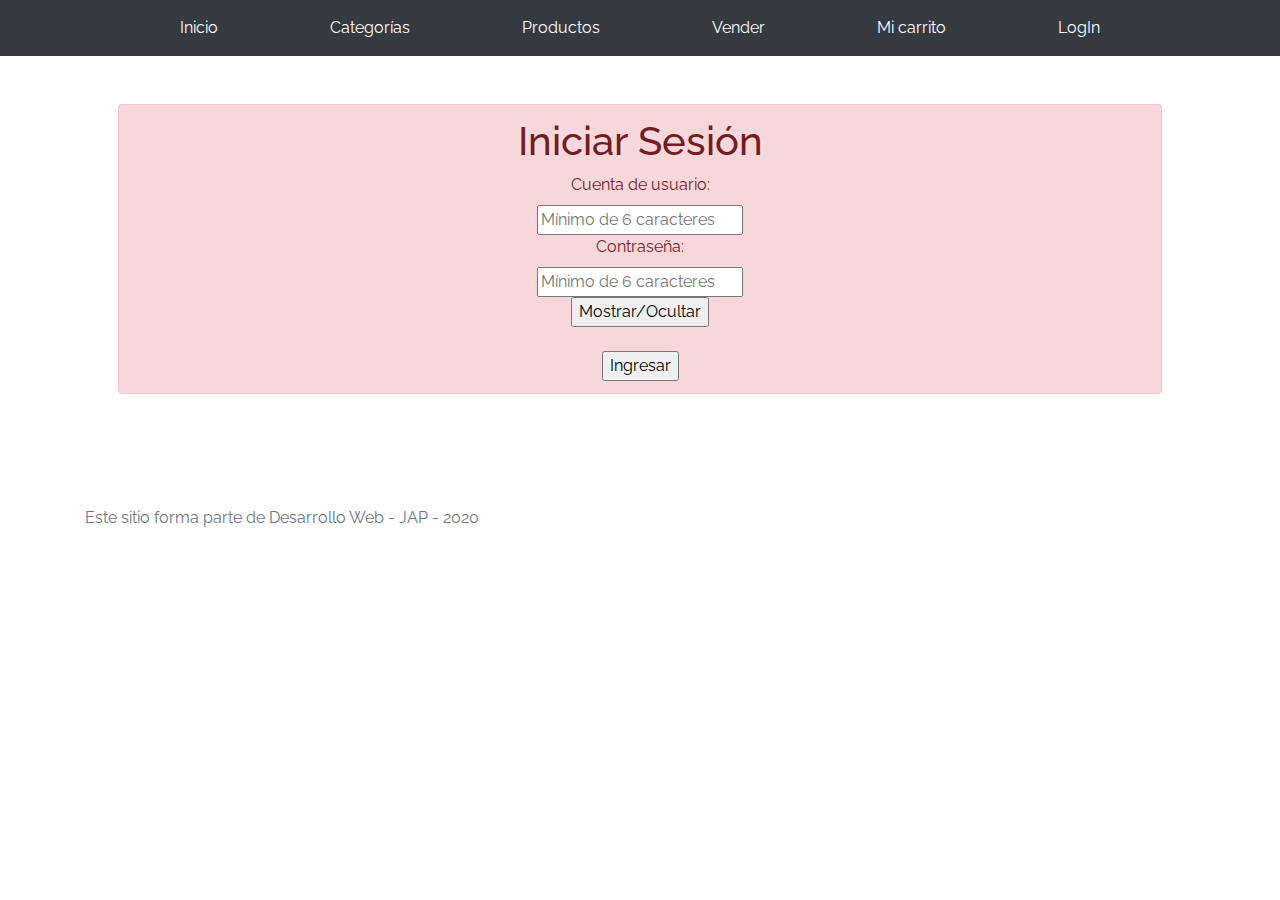
<file: index.html>
<!DOCTYPE html>
<!-- saved from url=(0049)https://getbootstrap.com/docs/4.3/examples/album/ -->
<html lang="en">
  <head>
    <meta http-equiv="Content-Type" content="text/html; charset=UTF-8">
    <meta name="viewport" content="width=device-width, initial-scale=1, shrink-to-fit=no">
    <meta name="description" content="">
    <title>eMercado - Todo lo que busques está aquí</title>

    <link rel="canonical" href="https://getbootstrap.com/docs/4.3/examples/album/">
    <link href="https://fonts.googleapis.com/css?family=Raleway:300,300i,400,400i,700,700i,900,900i" rel="stylesheet">
    <!-- Bootstrap core CSS -->
    <link href="css/bootstrap.min.css" rel="stylesheet">
    <link href="css/styles.css" rel="stylesheet">
  </head>

<body>
  <nav class="navbar navbar-expand-md site-header sticky-top navbar-dark bg-dark py-2" id="navbar">
  </nav>
  <div class="container p-5">
    <div class="alert alert-danger text-center" style="position: relative; width:auto; top: 0;">
      <h1>Iniciar Sesión</h1>
      <form id="login">
        <label for="userlog">Cuenta de usuario:</label><br>
        <input type="text" placeholder="Mínimo de 6 caracteres" id="userlog"><br>
        <label for="passwordlog">Contraseña:</label><br>
        <input type="password" placeholder="Mínimo de 6 caracteres" id="passwordlog"><br>
        <input type="submit" value="Mostrar/Ocultar" id="buttonpasswordtext"><br><br>
        <input type="submit" value="Ingresar" id="button">
      </form>
    </div>
  </div>
  <footer class="text-muted">
    <div class="container">
      <p>Este sitio forma parte de Desarrollo Web - JAP - 2020</p>
    </div>
  </footer>
  <script src="js/jquery-3.4.1.min.js"></script>
  <script src="js/bootstrap.bundle.min.js"></script>
  <script src="js/init.js"></script>
  <script src="js/login.js"></script>
</body>
</html>
</file>
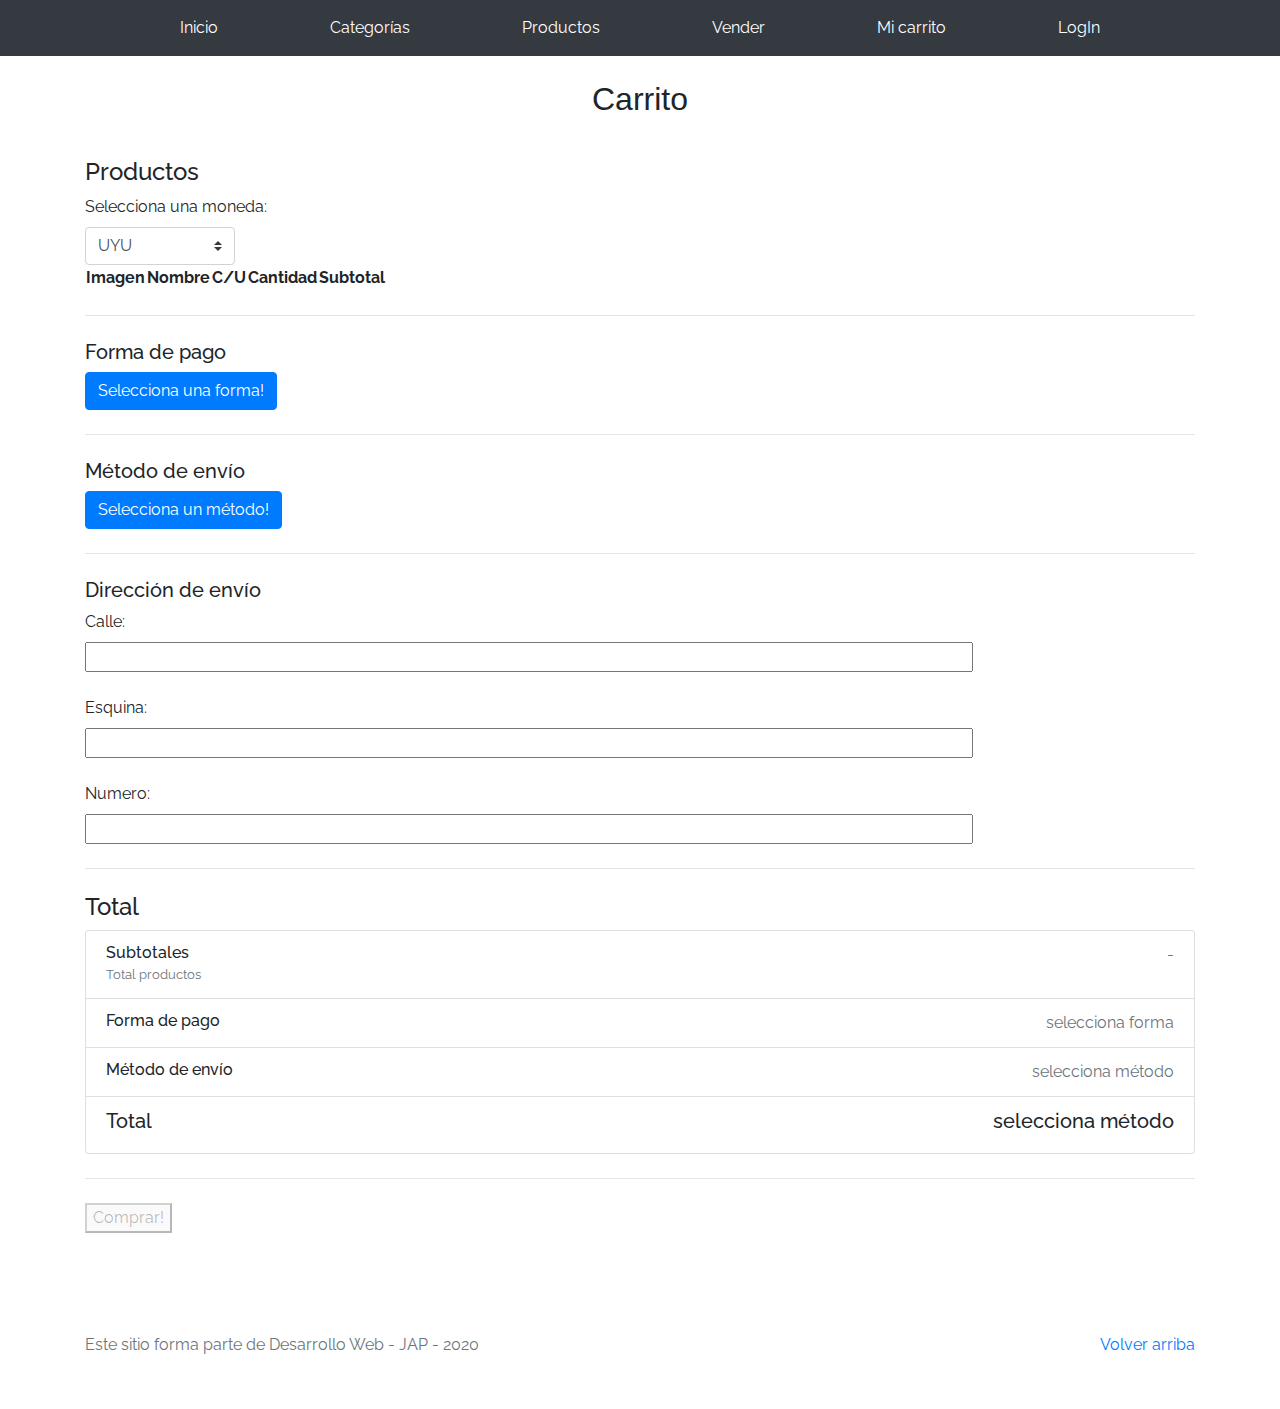
<file: cart.html>
<!DOCTYPE html>
<!-- saved from url=(0049)https://getbootstrap.com/docs/4.3/examples/album/ -->
<html lang="en">

<head>
  <meta http-equiv="Content-Type" content="text/html; charset=UTF-8">

  <meta name="viewport" content="width=device-width, initial-scale=1, shrink-to-fit=no">
  <meta name="description" content="">
  <title>eMercado - Todo lo que busques está aquí</title>

  <link rel="canonical" href="https://getbootstrap.com/docs/4.3/examples/album/">
  <link href="https://fonts.googleapis.com/css?family=Raleway:300,300i,400,400i,700,700i,900,900i" rel="stylesheet">

  <style>
    img{
      width: 60px;
      height: 60px;
    }
    th{
      text-align: center !important;
    }
    td{
      border-top: 1px rgba(0, 0, 0, 0.363) solid;
      border-bottom: 1px rgba(0, 0, 0, 0.363) solid;
    }
    td.info{
      width: 25%;
      text-align: center;
    }
    input{
      width: 4em;
    }
    .delete{
      color: red;
    }
  </style>
  <link href="css/bootstrap.min.css" rel="stylesheet">
  <link href="css/styles.css" rel="stylesheet">
  <link href="css/dropzone.css" rel="stylesheet">
</head>

<body>
  <nav class="navbar navbar-expand-md site-header sticky-top navbar-dark bg-dark py-2" id="navbar">
  </nav>
  <main role="main" class="pb-5">
    <div class="text-center p-4">
      <h2>Carrito</h2>
    </div>
    <div class="container" id="fullPage">
      <h1 id="success" class="text-center"></h1>
      <h4>Productos</h4>
      <div id="table">
        <div>
          <label for="moneda">Selecciona una moneda: </label>
          <select class="custom-select d-block w-100" style="max-width: 150px;" name="moneda" id="moneda">
            <option value="pesos" selected>UYU</option>
            <option value="dolares">USD</option>
          </select>
        </div>
        <div class="mb-3 overflow-auto" style="max-width: 100%">
          <table>
            <thead>
                <tr>
                    <th>Imagen</th>
                    <th>Nombre</th>
                    <th>C/U</th>
                    <th>Cantidad</th>
                    <th>Subtotal</th>
                </tr>
            </thead>
            <tbody id="productsBody">
            
            </tbody>
          </table>
        </div>
      </div>
      <hr class="my-4">
      <h5>Forma de pago</h5>
        <!-- Button trigger modal -->
        <button type="button" class="btn btn-primary" data-toggle="modal" data-target="#modalPago">
          Selecciona una forma!
        </button>

        <!-- Modal -->
        <div class="modal fade" id="modalPago" data-backdrop="static" tabindex="-1" aria-labelledby="modalPagoLabel" aria-hidden="true">
          <div class="modal-dialog">
            <div class="modal-content">
              <div class="modal-header">
                <h5 class="modal-title" id="modalPAgoLabel">Forma de pago</h5>
              </div>
              <div class="modal-body">
                <form id="formPago">
                  <div class="d-block mb-3">
                    <div class="custom-control custom-radio">
                      <input type="radio" name="pago" value="Efectivo" id="efectivo" class="custom-control-input">
                      <label for="efectivo" class="custom-control-label">Efectivo</label>
                    </div>
                    <div class="custom-control custom-radio">
                      <input type="radio" name="pago" value="Tarjeta de credito" id="credito" class="custom-control-input">
                      <label for="credito" class="custom-control-label">Tarjeta de credito</label>
                    </div>
                  </div>
                </form>
              </div>
              <div class="modal-footer">
                <button type="button" class="btn btn-primary" data-dismiss="modal">Guardar</button>
              </div>
            </div>
          </div>
        </div>
      <hr class="my-4">
      <h5>Método de envío</h5>
        <!-- Button trigger modal -->
        <button type="button" class="btn btn-primary" data-toggle="modal" data-target="#modalEnvio">
          Selecciona un método!
        </button>

        <!-- Modal -->
        <div class="modal fade" id="modalEnvio" data-backdrop="static" tabindex="-1" aria-labelledby="modalEnvioLabel" aria-hidden="true">
          <div class="modal-dialog">
            <div class="modal-content">
              <div class="modal-header">
                <h5 class="modal-title" id="modalEnvioLabel">Método de envío</h5>
              </div>
              <div class="modal-body">
                <form id="formEnvio">
                  <div class="d-block mb-3">
                    <div class="custom-control custom-radio">
                      <input type="radio" name="envio" value="5%" id="normal" class="custom-control-input">
                      <label for="normal" class="custom-control-label">Normal - 5% (12 a 15 días)</label>
                    </div>
                    <div class="custom-control custom-radio">
                      <input type="radio" name="envio" value="7%" id="express" class="custom-control-input">
                      <label for="express" class="custom-control-label">Express - 7% (5 a 8 días)</label>
                    </div>
                    <div class="custom-control custom-radio">
                      <input type="radio" name="envio" value="15%" id="superExpress" class="custom-control-input">
                      <label for="superExpress" class="custom-control-label">Super express - 15% (2 a 5 días)</label>
                    </div>
                  </div>
                </form>
                <p>El porcentaje del método seleccionado sera aplicado en la sección: Total</p>
              </div>
              <div class="modal-footer">
                <button type="button" class="btn btn-primary" data-dismiss="modal">Guardar</button>
              </div>
            </div>
          </div>
        </div>
      <hr class="my-4">
      <h5>Dirección de envío</h5>
        <form>
          <label for="calle">Calle:</label><br>
          <input type="text" value="" id="calle" style="width: 80%;"><br><br>
          <label for="esq">Esquina:</label><br>
          <input type="text" value="" id="esq" style="width: 80%;"><br><br>
          <label for="numero">Numero:</label><br>
          <input type="text" value="" id="numero" style="width: 80%;">
        </form>
      <hr class="my-4">
      <h4>Total</h4>
      <div class="mb-3 mx-auto">
        <ul class="list-group mb-3">
          <li class="list-group-item d-flex justify-content-between lh-condensed">
            <div>
                <h6 class="my-0">Subtotales</h6>
                <small class="text-muted">Total productos</small>
            </div>
            <span class="text-muted" id="subtotales">-</span>
          </li>
          <li class="list-group-item d-flex justify-content-between lh-condensed">
            <div>
              <h6 class="my-0">Forma de pago</h6>
            </div>
            <span class="text-muted" id="formaSeleccionada">selecciona forma</span>
          </li>
          <li class="list-group-item d-flex justify-content-between lh-condensed">
            <div>
              <h6 class="my-0">Método de envío</h6>
              <small class="text-muted" id="metodoSeleccionado"></small>
            </div>
            <span class="text-muted" id="porcentajeEnvio">selecciona método</span>
          </li>
          <li class="list-group-item d-flex justify-content-between lh-condensed">
            <div>
              <h5 class="my-0">Total</h5>
            </div>
            <h5 id="totales">selecciona método</h5>
          </li>
        </ul>
      </div>
      <hr class="my-4">
      <button value="Comprar" class="mb-1" id="buyButton" disabled>Comprar!</button>
    </div>
  </main>
  <footer class="text-muted">
    <div class="container">
      <p class="float-right">
        <a href="#">Volver arriba</a>
      </p>
      <p>Este sitio forma parte de Desarrollo Web - JAP - 2020</p>
    </div>
  </footer>
  <div id="spinner-wrapper">
    <div class="lds-ring">
      <div></div>
      <div></div>
      <div></div>
      <div></div>
    </div>
  </div>
  <script src="js/jquery-3.4.1.min.js"></script>
  <script src="js/bootstrap.bundle.min.js"></script>
  <script src="js/dropzone.js"></script>
  <script src="js/init.js"></script>
  <script src="js/cart.js"></script>
</body>
</html>
</file>
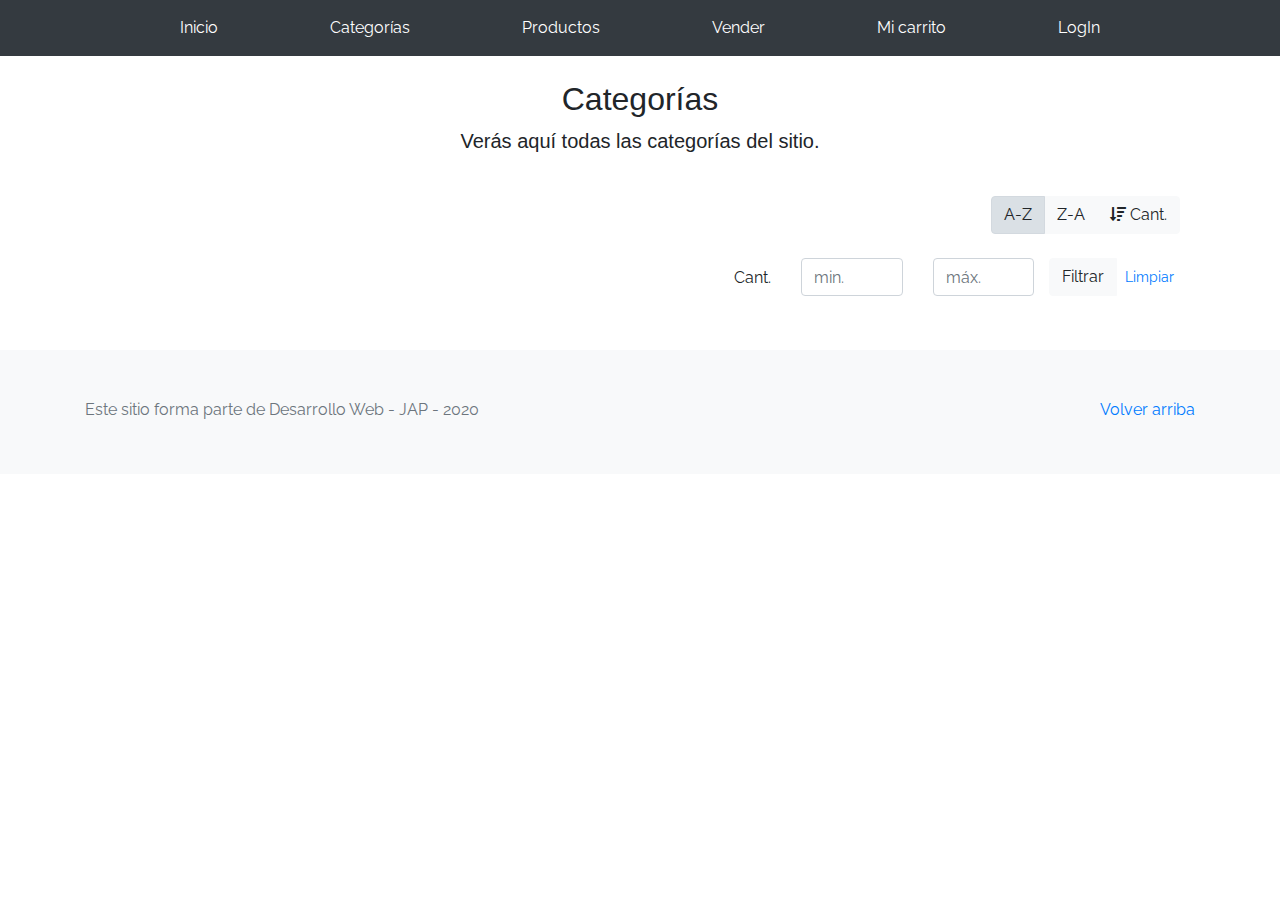
<file: categories.html>
<!DOCTYPE html>
<!-- saved from url=(0049)https://getbootstrap.com/docs/4.3/examples/album/ -->
<html lang="en">
  <head>
    <meta http-equiv="Content-Type" content="text/html; charset=UTF-8">
    <meta name="viewport" content="width=device-width, initial-scale=1, shrink-to-fit=no">
    <meta name="description" content="">
    <title>eMercado - Todo lo que busques está aquí</title>

    <link rel="canonical" href="https://getbootstrap.com/docs/4.3/examples/album/">
    <link href="https://fonts.googleapis.com/css?family=Raleway:300,300i,400,400i,700,700i,900,900i" rel="stylesheet">
    <link href="css/font-awesome.min.css" rel="stylesheet">

    <link href="css/bootstrap.min.css" rel="stylesheet">
    <link href="css/styles.css" rel="stylesheet">
  </head>
  <body>
    <nav class="navbar navbar-expand-md site-header sticky-top navbar-dark bg-dark py-2" id="navbar">
    </nav>
    <main role="main" class="pb-5">
        <div class="text-center p-4">
            <h2>Categorías</h2>
            <p class="lead">Verás aquí todas las categorías del sitio.</p>
        </div>
        <div class="container">
            <div class="row">
                <div class="col text-right">
                    <div class="btn-group btn-group-toggle mb-4" data-toggle="buttons">
                        <label class="btn btn-light active" id="sortAsc" >
                            <input type="radio" name="options" autocomplete="off" checked>A-Z
                        </label>
                        <label class="btn btn-light" id="sortDesc" >
                            <input type="radio" name="options" autocomplete="off">Z-A
                        </label>
                        <label class="btn btn-light" id="sortByCount" >
                            <input type="radio" name="options" autocomplete="off"><i class="fas fa-sort-amount-down mr-1"></i>Cant.
                        </label>
                    </div>
                </div>
            </div>
            <div class="row justify-content-end">
              <div class="col-md-6"></div>
                <div class="col-md-6 col-sm-12 mb-1 container">
                  <div class="row container p-0 m-0">
                    <div class="col">
                      <p class="font-weight-normal text-right my-2">Cant.</p>
                    </div>
                    <div class="col">
                      <input class="form-control" type="number" placeholder="min." id="rangeFilterCountMin">
                    </div>
                    <div class="col">
                      <input class="form-control" type="number" placeholder="máx." id="rangeFilterCountMax">
                    </div>
                    <div class="col-3 p-0">
                      <div class="btn-group" role="group">
                        <button class="btn btn-light btn-block" id="rangeFilterCount">Filtrar</button>
                        <button class="btn btn-link btn-sm" id="clearRangeFilter">Limpiar</button>
                      </div>
                    </div>
                  </div>
                </div>
            </div>
            <div class="row">
                <div class="list-group" id="cat-list-container">
                </div>
            </div>
        </div>
    </main>
    <footer class="text-muted bg-light">
      <div class="container">
        <p class="float-right">
          <a href="#">Volver arriba</a>
        </p>
        <p>Este sitio forma parte de Desarrollo Web - JAP - 2020</p>
      </div>
    </footer>
    <div id="spinner-wrapper"><div class="lds-ring"><div></div><div></div><div></div><div></div></div></div>
    <script src="js/jquery-3.4.1.min.js"></script>
    <script src="js/bootstrap.bundle.min.js"></script>
    <script src="js/init.js"></script>
    <script src="js/categories.js"></script>
  </body>
</html>
</file>
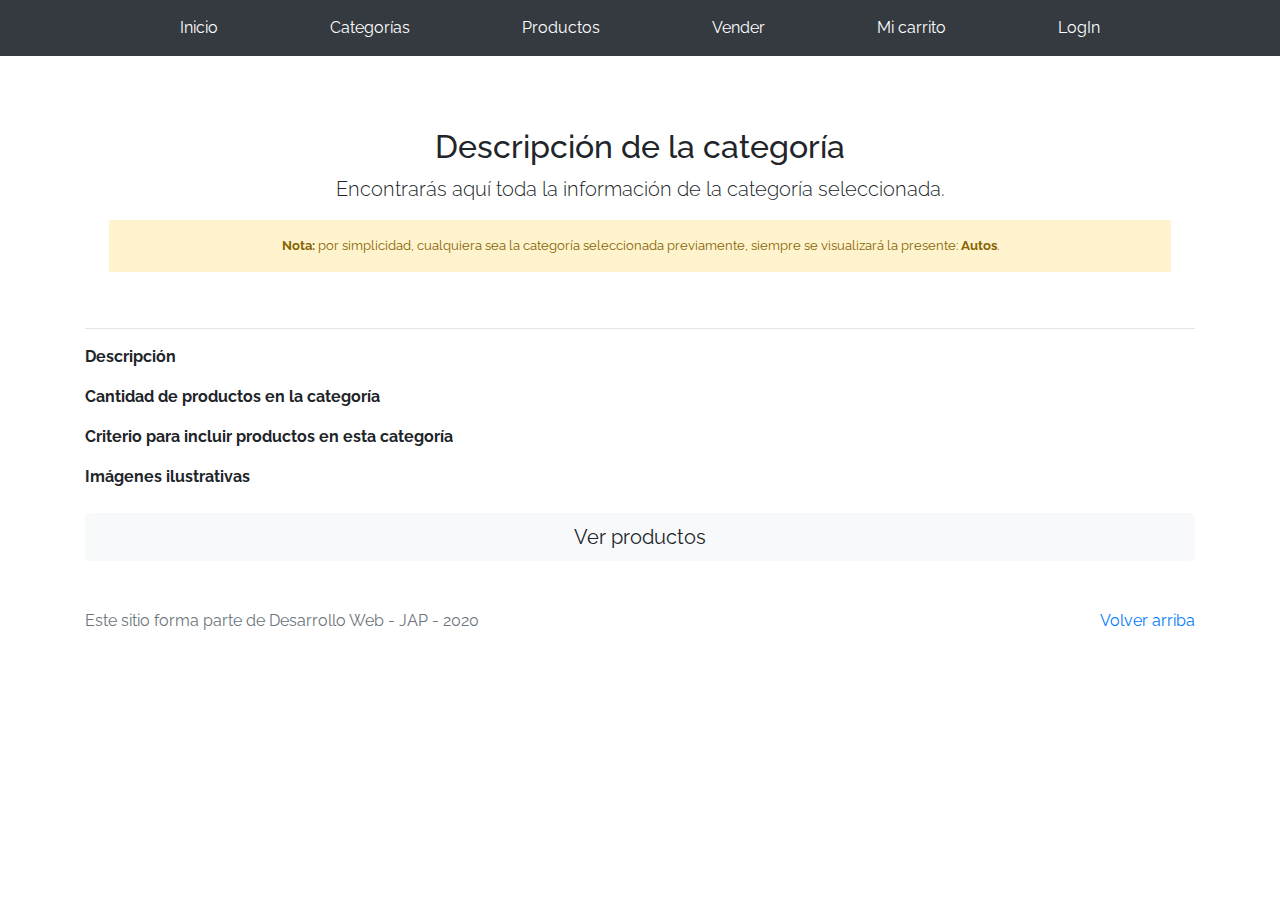
<file: category-info.html>
<!DOCTYPE html>
<!-- saved from url=(0049)https://getbootstrap.com/docs/4.3/examples/album/ -->
<html lang="en">

<head>
  <meta http-equiv="Content-Type" content="text/html; charset=UTF-8">
  <meta name="viewport" content="width=device-width, initial-scale=1, shrink-to-fit=no">
  <meta name="description" content="">
  <title>eMercado - Todo lo que busques está aquí</title>

  <link rel="canonical" href="https://getbootstrap.com/docs/4.3/examples/album/">
  <link href="https://fonts.googleapis.com/css?family=Raleway:300,300i,400,400i,700,700i,900,900i" rel="stylesheet">
  <!-- Bootstrap core CSS -->
  <link href="css/bootstrap.min.css" rel="stylesheet">
  <link href="css/styles.css" rel="stylesheet">
</head>

<body>
  <nav class="navbar navbar-expand-md site-header sticky-top navbar-dark bg-dark py-2" id="navbar">
  </nav>
  <main role="main">
    <div class="container mt-5">
      <div class="text-center p-4">
        <h2>Descripción de la categoría</h2>
        <p class="lead">Encontrarás aquí toda la información de la categoría seleccionada.</p>
        <p class="small alert-warning py-3"><strong>Nota: </strong>por simplicidad, cualquiera sea la categoría
          seleccionada previamente, siempre se visualizará la presente: <strong>Autos</strong>.</p>
      </div>
      <h3 id="categoryName"></h3>
      <hr class="my-3">
      <dl>
        <dt>Descripción</dt>
        <dd>
          <p id="categoryDescription"></p>
        </dd>

        <dt>Cantidad de productos en la categoría</dt>
        <dd>
          <p id="productCount"></p>
        </dd>

        <dt>Criterio para incluir productos en esta categoría</dt>
        <dd>
          <p id="productCriteria"></p>
        </dd>

        <dt>Imágenes ilustrativas</dt>
        <dd>
          <div class="row text-center text-lg-left pt-2" id="productImagesGallery">
          </div>
        </dd>
      </dl>
      <a type="button" class="btn btn-light btn-lg btn-block" href="products.html">Ver productos</a>
    </div>
  </main>
  <footer class="text-muted">
    <div class="container">
      <p class="float-right">
        <a href="#">Volver arriba</a>
      </p>
      <p>Este sitio forma parte de Desarrollo Web - JAP - 2020</p>
    </div>
  </footer>
  <div id="spinner-wrapper">
    <div class="lds-ring">
      <div></div>
      <div></div>
      <div></div>
      <div></div>
    </div>
  </div>
  <script src="js/jquery-3.4.1.min.js"></script>
  <script src="js/bootstrap.bundle.min.js"></script>
  <script src="js/init.js"></script>
  <script src="js/category-info.js"></script>
</body>

</html>
</file>
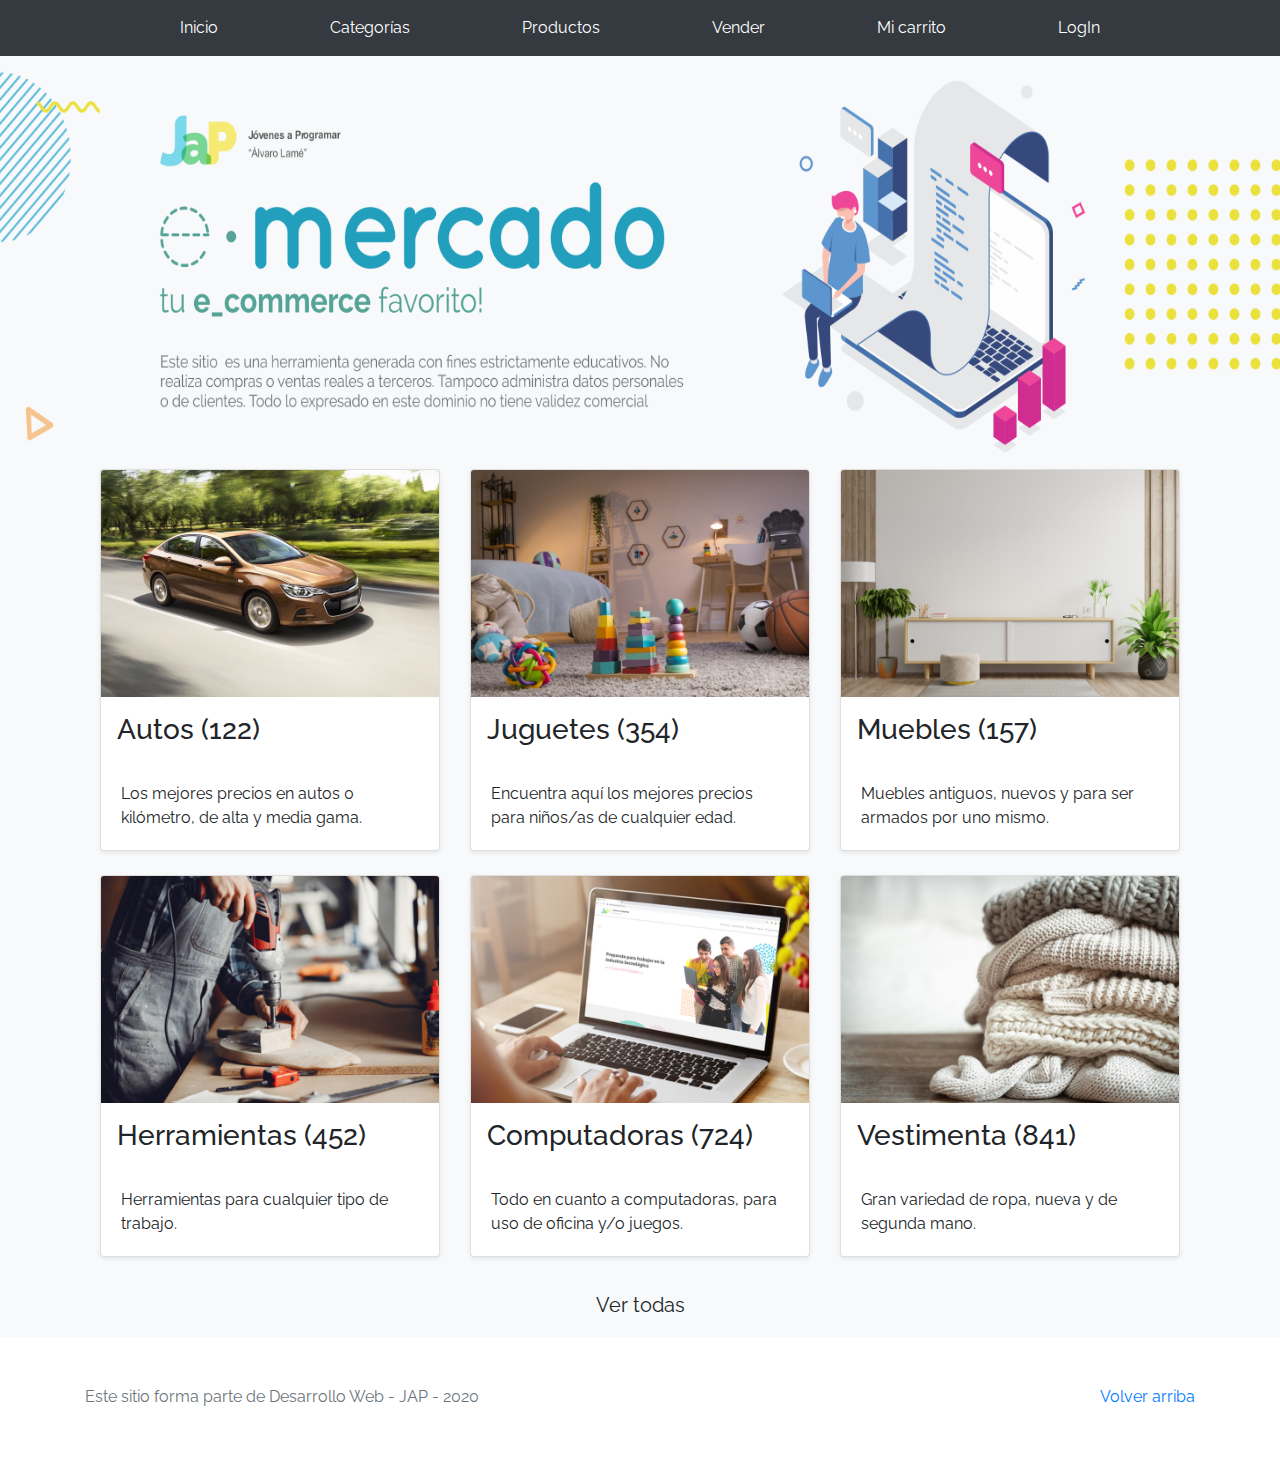
<file: inicio.html>
<!DOCTYPE html>
<!-- saved from url=(0049)https://getbootstrap.com/docs/4.3/examples/album/ -->
<html lang="en">
  <head>
    <meta http-equiv="Content-Type" content="text/html; charset=UTF-8">
    <meta name="viewport" content="width=device-width, initial-scale=1, shrink-to-fit=no">
    <meta name="description" content="">
    <title>eMercado - Todo lo que busques está aquí</title>

    <link rel="canonical" href="https://getbootstrap.com/docs/4.3/examples/album/">
    <link href="https://fonts.googleapis.com/css?family=Raleway:300,300i,400,400i,700,700i,900,900i" rel="stylesheet">
    <!-- Bootstrap core CSS -->
    <link href="css/bootstrap.min.css" rel="stylesheet">
    <link href="css/styles.css" rel="stylesheet">
  </head>
  <body>
    <nav class="navbar navbar-expand-md site-header sticky-top navbar-dark bg-dark py-2" id="navbar">
    </nav>
    <main role="main">
      <div style="height: 45vh; width: 100%">
        <img src="img/img_back.png" alt="Portada de la pagina" style="height: 100%; width: 100%">
      </div>
      <div class="album py-2 bg-light">
        <div class="container">
          <div class="row">
            <div class="col-md-4">
              <a href="categories.html" class="card mb-4 shadow-sm custom-card">
                <img class="bd-placeholder-img card-img-top"  src="img/cat1.jpg">
                <h3 class="m-3">Autos (122)</h3>
                <div class="card-body">
                  <p class="card-text">Los mejores precios en autos 0 kilómetro, de alta y media gama.</p>
                </div>
              </a>
            </div>
            <div class="col-md-4">
                <a href="categories.html" class="card mb-4 shadow-sm custom-card">
                  <img class="bd-placeholder-img card-img-top" src="img/cat2.jpg">
                  <h3 class="m-3">Juguetes (354)</h3>
                  <div class="card-body">
                    <p class="card-text">Encuentra aquí los mejores precios para niños/as de cualquier edad.</p>
                  </div>
                </a>
            </div>
            <div class="col-md-4">
                <a href="categories.html" class="card mb-4 shadow-sm custom-card">
                  <img class="bd-placeholder-img card-img-top" src="img/cat3.jpg">
                  <h3 class="m-3">Muebles (157)</h3>
                  <div class="card-body">
                    <p class="card-text">Muebles antiguos, nuevos y para ser armados por uno mismo.</p>
                  </div>
                </a>
            </div>
            <div class="col-md-4">
                <a href="categories.html" class="card mb-4 shadow-sm custom-card">
                  <img class="bd-placeholder-img card-img-top" src="img/cat4.jpg">
                  <h3 class="m-3">Herramientas (452)</h3>
                  <div class="card-body">
                    <p class="card-text">Herramientas para cualquier tipo de trabajo.</p>
                  </div>
                </a>
            </div>
            <div class="col-md-4">
                <a href="categories.html" class="card mb-4 shadow-sm custom-card">
                  <img class="bd-placeholder-img card-img-top" src="img/cat5.jpg">
                  <h3 class="m-3">Computadoras (724)</h3>
                  <div class="card-body">
                    <p class="card-text">Todo en cuanto a computadoras, para uso de oficina y/o juegos.</p>
                  </div>
                </a>
            </div>
            <div class="col-md-4">
                <a href="categories.html" class="card mb-4 shadow-sm custom-card">
                  <img class="bd-placeholder-img card-img-top" src="img/cat6.jpg">
                  <h3 class="m-3">Vestimenta (841)</h3>
                  <div class="card-body">
                    <p class="card-text">Gran variedad de ropa, nueva y de segunda mano.</p>
                  </div>
                </a>
            </div>
          </div>
          <div class="row">
              <a type="button" class="btn btn-light btn-lg btn-block" href="categories.html">Ver todas</a>
          </div>
        </div>
      </div>
    </main>
    <footer class="text-muted">
      <div class="container">
        <p class="float-right">
          <a href="#">Volver arriba</a>
        </p>
        <p>Este sitio forma parte de Desarrollo Web - JAP - 2020</p>
      </div>
    </footer>
    <script src="js/jquery-3.4.1.min.js"></script>
    <script src="js/bootstrap.bundle.min.js"></script>
    <script src="js/init.js"></script>
  </body>
</html>
</file>
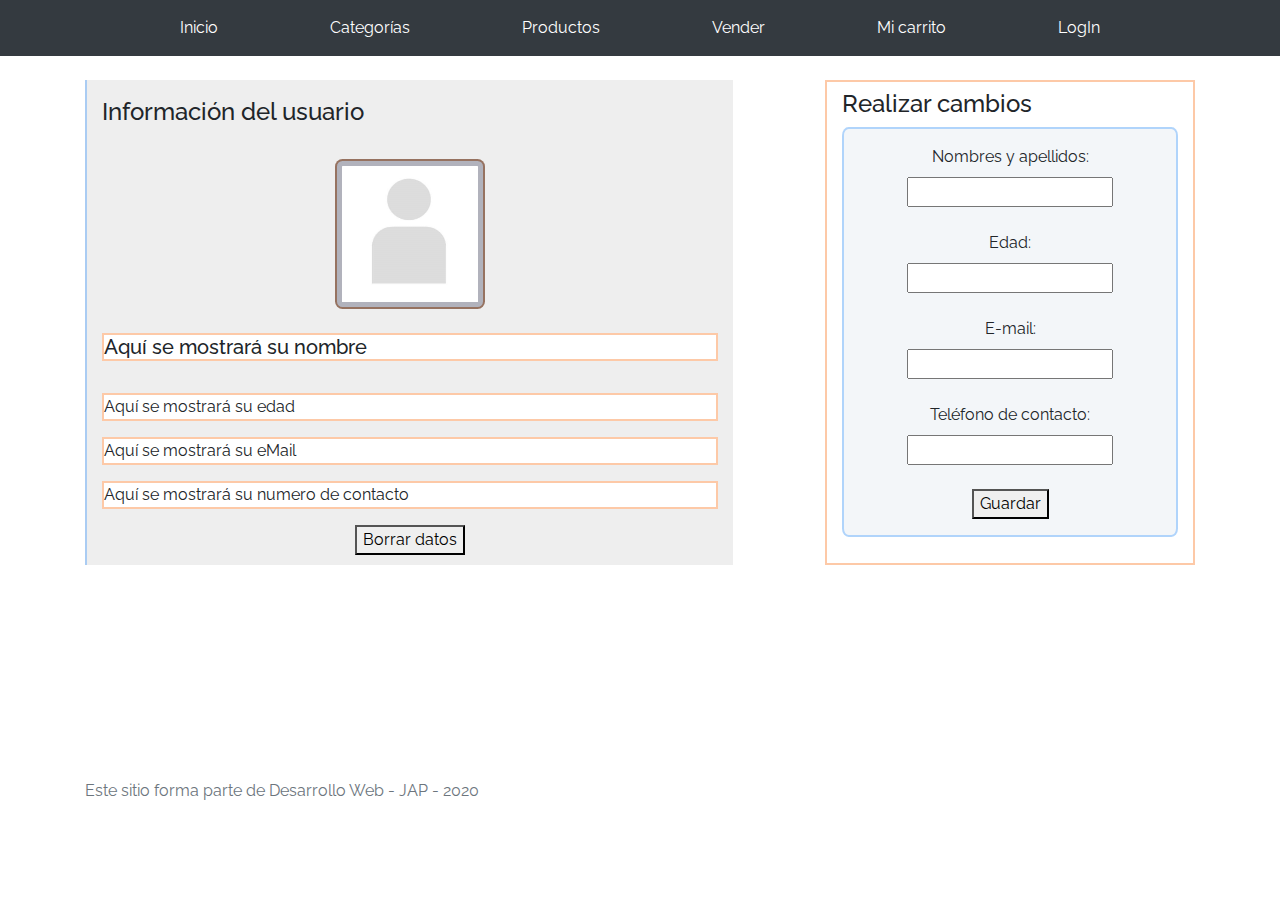
<file: my-profile.html>
<!DOCTYPE html>
<!-- saved from url=(0049)https://getbootstrap.com/docs/4.3/examples/album/ -->
<html lang="en">

<head>
  <meta http-equiv="Content-Type" content="text/html; charset=UTF-8">

  <meta name="viewport" content="width=device-width, initial-scale=1, shrink-to-fit=no">
  <meta name="description" content="">
  <title>eMercado - Todo lo que busques está aquí</title>

  <link rel="canonical" href="https://getbootstrap.com/docs/4.3/examples/album/">
  <link href="https://fonts.googleapis.com/css?family=Raleway:300,300i,400,400i,700,700i,900,900i" rel="stylesheet">
  <link href="css/bootstrap.min.css" rel="stylesheet">
  <link href="css/styles.css" rel="stylesheet">
  <link href="css/dropzone.css" rel="stylesheet">
</head>

<body>
  <nav class="navbar navbar-expand-md site-header sticky-top navbar-dark bg-dark py-2" id="navbar">
  </nav>
  <main role="main" class="pb-2 pt-4"  style="min-height: 75vh;">
    <div class="container">
      <div class="row">
        <div class="col-md-7 mb-3 border_info">
          <h4 class="mt-2"> Información del usuario </h4><br>
          <div>
            <div class="text-center">
              <img src="img/no_profile.jpg" alt="Foto de perfil" id="profilePic" style="height: 150px; width: 150px; border-style: solid; border-width: 2px; border-color: rgba(124, 56, 11, 0.521); border-radius: 5%; padding: 5px; background-color: rgba(2, 9, 46, 0.26);"><br><br>
            </div>
            <h5 class="border_carousel" style="background-color: rgb(255, 255, 255);" id="imprName">Aquí se mostrará su nombre</h5><br>
            <p class="border_carousel" style="background-color: rgb(255, 255, 255);" id="imprAge">Aquí se mostrará su edad</p>
            <p class="border_carousel" style="background-color: rgb(255, 255, 255);" id="impreMail">Aquí se mostrará su eMail</p>
            <p class="border_carousel" style="background-color: rgb(255, 255, 255);" id="imprContactNum">Aquí se mostrará su numero de contacto</p>
            <div class="d-flex justify-content-around">
              <button id="deleteUserData">Borrar datos</button>
            </div>
          </div>
        </div>
        <div class="col-md-1"></div>
        <div class="col-md-4 mb-3 border_carousel pb-3">    
          <h4 class="mt-2"> Realizar cambios </h4>
          <div>
            <form class="text-center border_comment p-3">
              <label for="fullName">Nombres y apellidos:</label><br>
              <input type="text" id="fullName" style="min-width: 60%; max-width: 90%;" required><br><br>
              <label for="age">Edad:</label><br>
              <input type="number" min="1" id="age" style="min-width : 60%; max-width: 90%;" required><br><br>
              <label for="eMail">E-mail:</label><br>
              <input type="email" id="eMail"  style="min-width: 60%; max-width: 90%;" required><br><br>
              <label for="contactNum">Teléfono de contacto:</label><br>
              <input type="text" id="contactNum"  style="min-width: 60%; max-width: 90%;" required><br><br>
              <button id="saveButton">Guardar</button>
            </form>
          </div>
        </div>
      </div>
    </div>
  </main>
  <footer class="text-muted">
    <div class="container">
      <p>Este sitio forma parte de Desarrollo Web - JAP - 2020</p>
    </div>
  </footer>
  <div id="spinner-wrapper">
    <div class="lds-ring">
      <div></div>
      <div></div>
      <div></div>
      <div></div>
    </div>
  </div>
  <script src="js/jquery-3.4.1.min.js"></script>
  <script src="js/bootstrap.bundle.min.js"></script>
  <script src="js/dropzone.js"></script>
  <script src="js/init.js"></script>
  <script src="js/my-profile.js"></script>
</body>

</html>
</file>
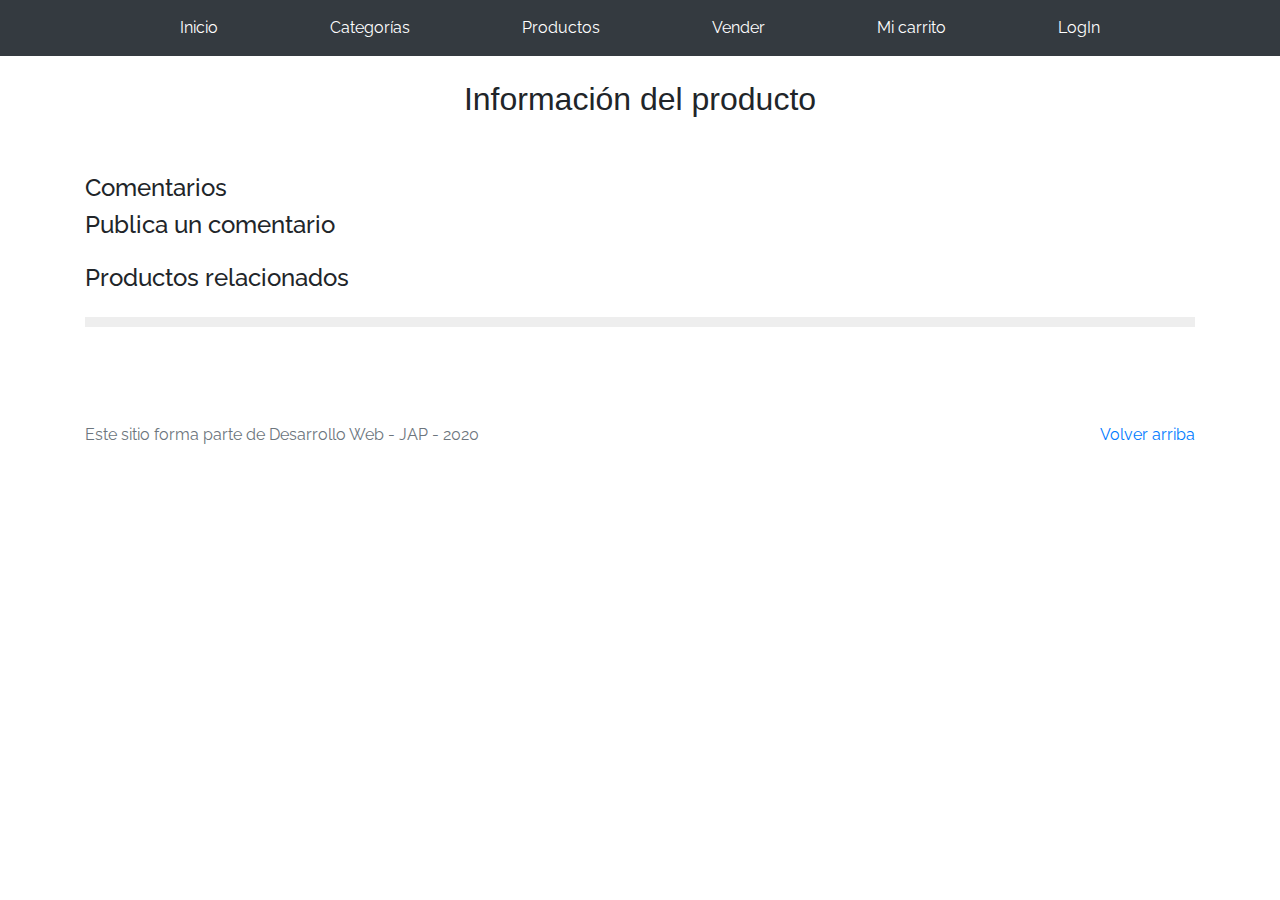
<file: product-info.html>
<!DOCTYPE html>
<!-- saved from url=(0049)https://getbootstrap.com/docs/4.3/examples/album/ -->
<html lang="en">

<head>
  <meta http-equiv="Content-Type" content="text/html; charset=UTF-8">
  <meta name="viewport" content="width=device-width, initial-scale=1, shrink-to-fit=no">
  <meta name="description" content="">
  <title>eMercado - Todo lo que busques está aquí</title>

  <link rel="canonical" href="https://getbootstrap.com/docs/4.3/examples/album/">
  <link href="https://fonts.googleapis.com/css?family=Raleway:300,300i,400,400i,700,700i,900,900i" rel="stylesheet">
  <link href="css/font-awesome.min.css" rel="stylesheet">
  <link href="css/bootstrap.min.css" rel="stylesheet">
  <link href="css/styles.css" rel="stylesheet">
  <style>
    .checked {
     color: orange;
     }
  </style>
</head>

<body>
  <nav class="navbar navbar-expand-md site-header sticky-top navbar-dark bg-dark py-2" id="navbar">
  </nav>
  <main role="main" class="pb-5">
    <div class="text-center p-4">
        <h2>Información del producto</h2>
    </div>
    <div class="container">
        <div class="" id="prod-info">

        </div>
        <h4 class="mt-4"> Comentarios </h4>
        <div class="commentborder" id="prod-comments">

        </div>
        <h4> Publica un comentario </h4>
        <div class="" id="post-comments">

        </div>
        <h4 class="mt-4"> Productos relacionados </h4>
        <div id="related" class="px-4 mt-4 row justify-content-around" style="background-color: rgba(173, 171, 171, 0.205); padding-top: 5px; padding-bottom: 5px">
          
        </div>
    </div>
  </main>
  <footer class="text-muted">
    <div class="container">
      <p class="float-right">
        <a href="#">Volver arriba</a>
      </p>
      <p>Este sitio forma parte de Desarrollo Web - JAP - 2020</p>
    </div>
  </footer>
  <div id="spinner-wrapper">
    <div class="lds-ring">
      <div></div>
      <div></div>
      <div></div>
      <div></div>
    </div>
  </div>
  <script src="js/jquery-3.4.1.min.js"></script>
  <script src="js/bootstrap.bundle.min.js"></script>
  <script src="js/dropzone.js"></script>
  <script src="js/init.js"></script>
  <script src="js/product-info.js"></script>
</body>

</html>
</file>
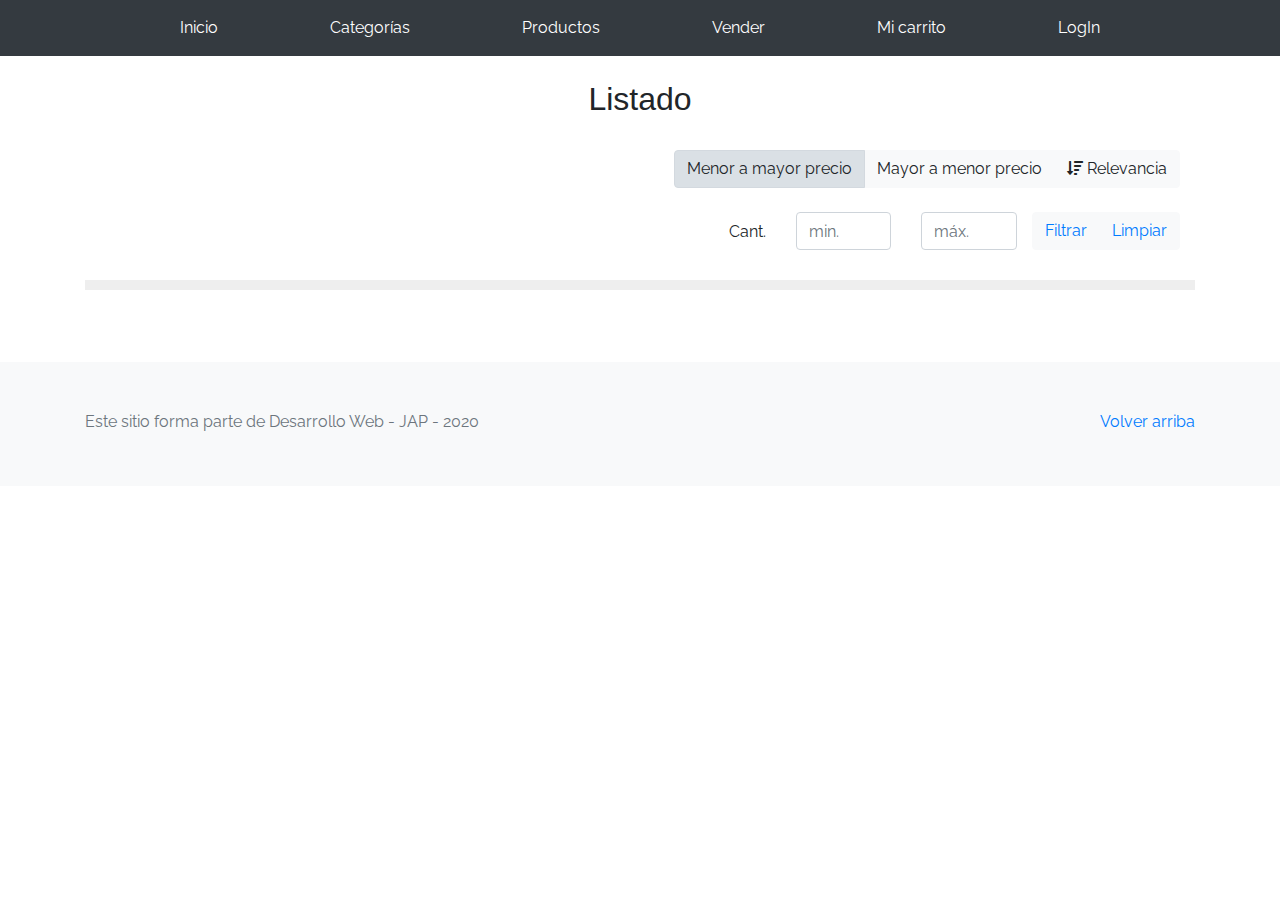
<file: products.html>
<!DOCTYPE html>
<!-- saved from url=(0049)https://getbootstrap.com/docs/4.3/examples/album/ -->
<html lang="en">
  <head>
    <meta http-equiv="Content-Type" content="text/html; charset=UTF-8">
    <meta name="viewport" content="width=device-width, initial-scale=1, shrink-to-fit=no">
    <meta name="description" content="">
    <title>eMercado - Todo lo que busques está aquí</title>

    <link rel="canonical" href="https://getbootstrap.com/docs/4.3/examples/album/">
    <link href="https://fonts.googleapis.com/css?family=Raleway:300,300i,400,400i,700,700i,900,900i" rel="stylesheet">
    <link href="css/font-awesome.min.css" rel="stylesheet">
    <link href="css/bootstrap.min.css" rel="stylesheet">
    <link href="css/styles.css" rel="stylesheet">
  </head>
  <body>
    <nav class="navbar navbar-expand-md site-header sticky-top navbar-dark bg-dark py-2" id="navbar">
    </nav>
    <main role="main" class="pb-5">
      <div class="text-center p-4">
          <h2>Listado</h2>
      </div>
      <div class="container">
          <div class="col text-right">
            <div class="btn-group btn-group-toggle mb-4" data-toggle="buttons">
                <label class="btn btn-light active" id="sortAsc" >
                    <input type="radio" name="options" autocomplete="off" checked>Menor a mayor precio
                </label>
                <label class="btn btn-light" id="sortDesc" >
                    <input type="radio" name="options" autocomplete="off">Mayor a menor precio
                </label>
                <label class="btn btn-light" id="sortByRelevance" >
                    <input type="radio" name="options" autocomplete="off"><i class="fas fa-sort-amount-down mr-1"></i>Relevancia
                </label>
            </div>
          </div>
          <div class="row justify-content-end">
              <div class="col-md-6">
              </div>
              <div class="col-md-6 col-sm-12 mb-1 container">
                <div class="row container p-0 m-0">
                  <div class="col">
                    <p class="font-weight-normal text-right my-2">Cant.</p>
                  </div>
                  <div class="col">
                    <input class="form-control" type="number" placeholder="min." id="rangeFilterCostMin">
                  </div>
                  <div class="col">
                    <input class="form-control" type="number" placeholder="máx." id="rangeFilterCostMax">
                  </div>
                  <div class="col text-right p-0">
                    <div class="btn-group" role="group">
                      <button class="btn btn-light btn-link" id="rangeFilterCost">Filtrar</button>
                      <button class="btn btn-light btn-link" id="clearRangeFilter">Limpiar</button>
                    </div>
                  </div>
                </div>
              </div>
          </div>
          <div class="my-4 row justify-content-around" style="background-color: rgba(173, 171, 171, 0.205); padding-top: 5px; padding-bottom: 5px;" id="prod-list-container">

          </div>
      </div>
    </main>
    <footer class="text-muted bg-light">
      <div class="container">
        <p class="float-right">
          <a href="#">Volver arriba</a>
        </p>
        <p>Este sitio forma parte de Desarrollo Web - JAP - 2020</p>
      </div>
    </footer>
    <div id="spinner-wrapper"><div class="lds-ring"><div></div><div></div><div></div><div></div></div></div>
    <script src="js/jquery-3.4.1.min.js"></script>
    <script src="js/bootstrap.bundle.min.js"></script>
    <script src="js/init.js"></script>
    <script src="js/products.js"></script>
  </body>
</html>
</file>
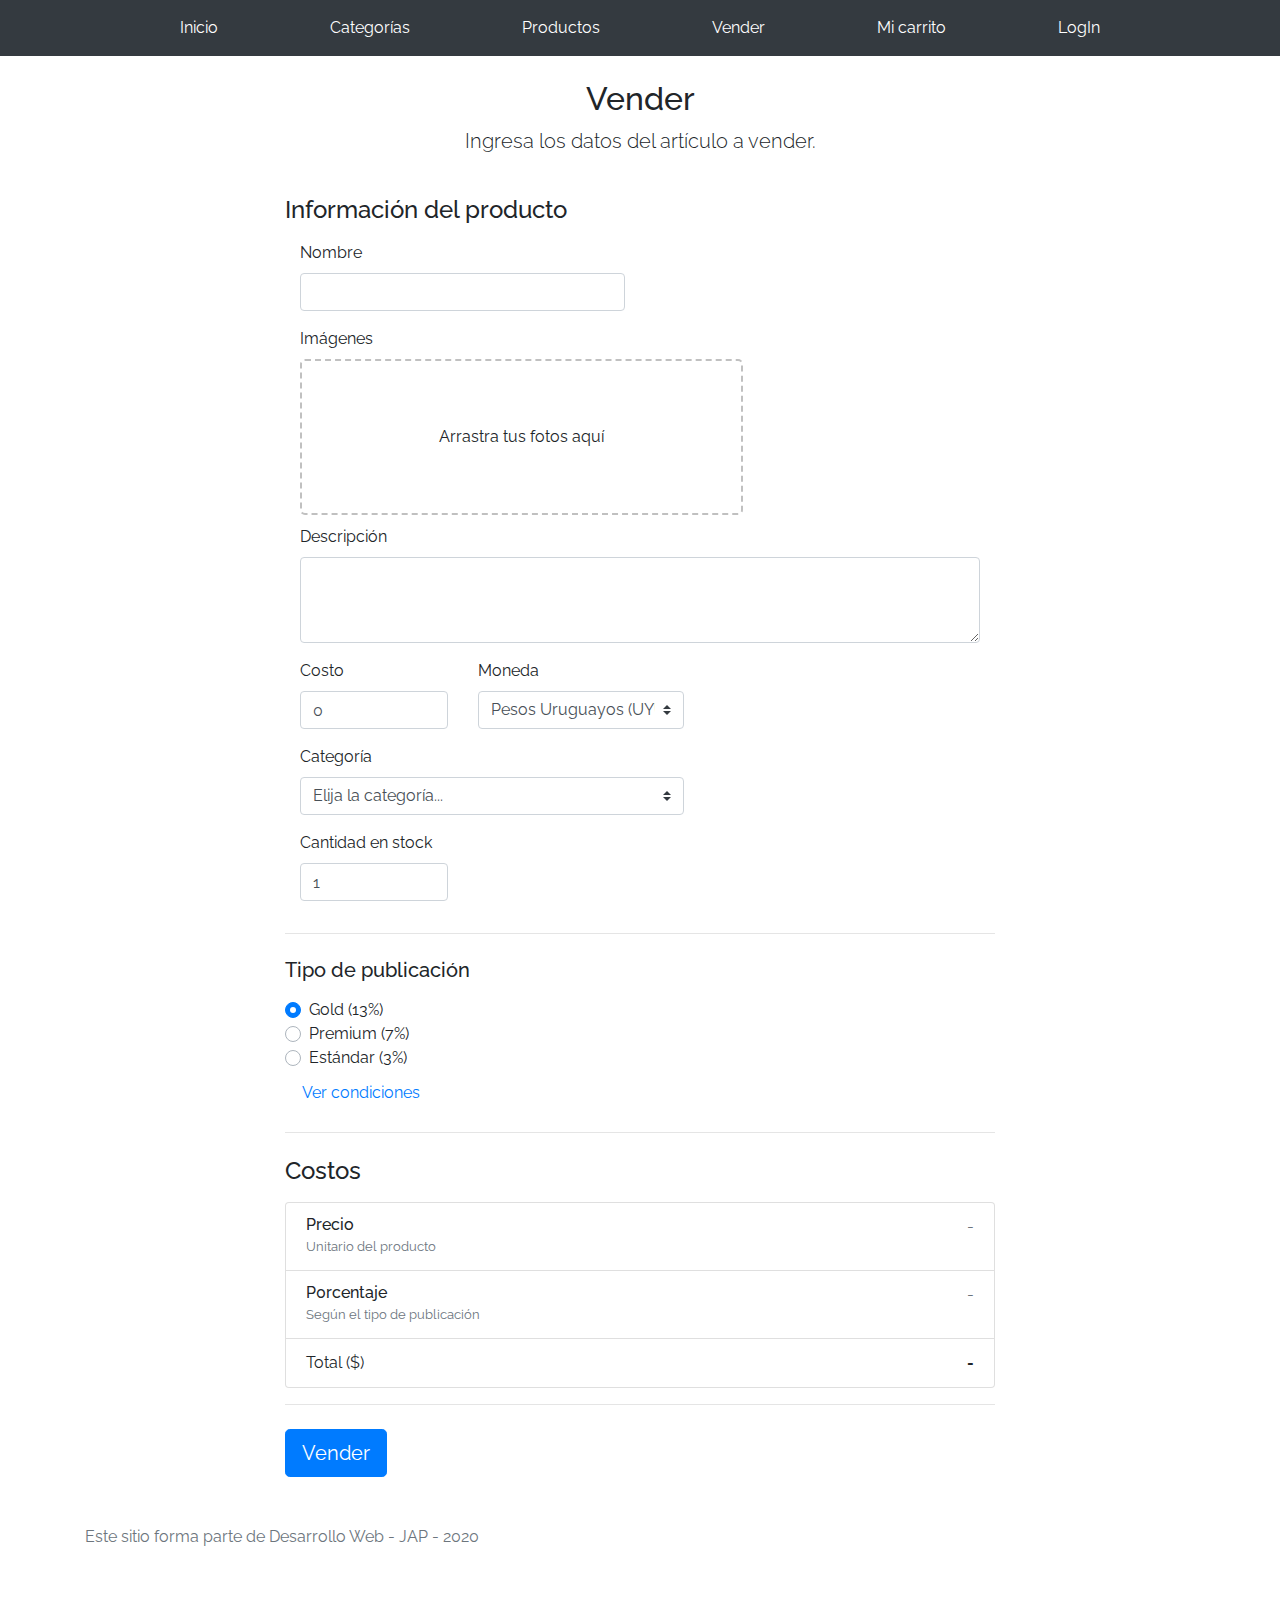
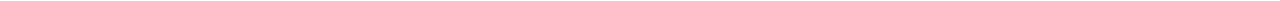
<file: sell.html>
<!DOCTYPE html>
<!-- saved from url=(0049)https://getbootstrap.com/docs/4.3/examples/album/ -->
<html lang="en"><head><meta http-equiv="Content-Type" content="text/html; charset=UTF-8">
    
    <meta name="viewport" content="width=device-width, initial-scale=1, shrink-to-fit=no">
    <meta name="description" content="">
    <title>eMercado - Todo lo que busques está aquí</title>

    <link rel="canonical" href="https://getbootstrap.com/docs/4.3/examples/album/">
    <link href="https://fonts.googleapis.com/css?family=Raleway:300,300i,400,400i,700,700i,900,900i" rel="stylesheet">

    <style>
      .bd-placeholder-img {
        font-size: 1.125rem;
        text-anchor: middle;
        -webkit-user-select: none;
        -moz-user-select: none;
        -ms-user-select: none;
        user-select: none;
      }

      @media (min-width: 768px) {
        .bd-placeholder-img-lg {
          font-size: 3.5rem;
        }
      }
    </style>
    <link href="css/bootstrap.min.css" rel="stylesheet">
    <link href="css/styles.css" rel="stylesheet">
    <link href="css/dropzone.css" rel="stylesheet">
  </head>
  <body>
    <nav class="navbar navbar-expand-md site-header sticky-top navbar-dark bg-dark py-2" id="navbar">
    </nav>
      <div class="container">
        <div class="text-center p-4">
          <h2>Vender</h2>
          <p class="lead">Ingresa los datos del artículo a vender.</p>
        </div>
        <div class="row justify-content-md-center">
          <div class="col-md-8 order-md-1">
            <h4 class="mb-3">Información del producto</h4>
            <form class="needs-validation" id="sell-info">
              <div class="row">
                <div class="col-md-6 mb-3">
                  <label for="productName">Nombre</label>
                  <input type="text" class="form-control" id="productName" placeholder="" value="" >
                  <div class="invalid-feedback">
                    Ingresa un nombre
                  </div>
                </div>
              </div>
              <div class="row">
                <div class="col-md-8 order-md-1">
                    <label for="zip">Imágenes</label>
                    <div class="needsclick dz-clickable" id="file-upload">
                      <div class="dz-message needsclick">
                        Arrastra tus fotos aquí<br>
                      </div>
                    </div>
                </div>
              </div>
              <div class="row">
                  <div class="col-md-12 mb-3">
                      <label for="productDescription">Descripción</label>
                      <textarea class="form-control" id="productDescription" rows="3"></textarea>
                  </div>
                </div>
              <div class="row">
                <div class="col-md-3 mb-3">
                  <label for="zip">Costo</label>
                  <input type="number" class="form-control" id="productCostInput" placeholder="" required="" value="0" min="0">
                  <div class="invalid-feedback">
                    El costo debe ser mayor que 0.
                  </div>
                </div>
                <div class="col-md-4 mb-3">
                    <label for="state">Moneda</label>
                    <select class="custom-select d-block w-100" id="productCurrency" required="">
                      <option selected>Pesos Uruguayos (UYU)</option>
                      <option>Dólares (USD)</option>
                    </select>
                    <div class="invalid-feedback">
                      Ingresa una categoría válida.
                    </div>
                  </div>
              </div>
              <div class="row">
                  <div class="col-md-7 mb-3">
                  <label for="state">Categoría</label>
                  <select class="custom-select d-block w-100" id="productCategory">
                    <option value="">Elija la categoría...</option>
                    <option>Autos</option>
                    <option>Juguetes</option>
                    <option>Muebles</option>
                    <option>Herramientas</option>
                    <option>Computadoras</option>
                    <option>Vestimenta</option>
                  </select>
                  <div class="invalid-feedback">
                    Por favor ingresa una categoría válida.
                  </div>
                </div>
              </div>
              <div class="row">
                  <div class="col-md-3 mb-3">
                    <label for="productCountInput">Cantidad en stock</label>
                    <input type="number" class="form-control" id="productCountInput" placeholder="" required="" value="1" min="0">
                    <div class="invalid-feedback">
                      La cantidad es requerida.
                    </div>
                  </div>
                </div>
              <hr class="mb-4">
              <h5 class="mb-3">Tipo de publicación</h5>
              <div class="d-block my-3">
                <div class="custom-control custom-radio">
                  <input id="goldradio" name="publicationType" type="radio" class="custom-control-input" checked="" required="">
                  <label class="custom-control-label" for="goldradio">Gold (13%)</label>
                </div>
                <div class="custom-control custom-radio">
                  <input id="premiumradio" name="publicationType" type="radio" class="custom-control-input" required="">
                  <label class="custom-control-label" for="premiumradio">Premium (7%)</label>
                </div>
                <div class="custom-control custom-radio">
                  <input id="standardradio" name="publicationType" type="radio" class="custom-control-input" required="">
                  <label class="custom-control-label" for="standardradio">Estándar (3%)</label>
                </div>
                <div class="row">
                  <button type="button" class="m-1 btn btn-link" data-toggle="modal" data-target="#contidionsModal">Ver condiciones</button>
                </div>
              </div>
              <hr class="mb-4">
              <h4 class="mb-3">Costos</h4>
              <ul class="list-group mb-3">
                  <li class="list-group-item d-flex justify-content-between lh-condensed">
                    <div>
                      <h6 class="my-0">Precio</h6>
                      <small class="text-muted">Unitario del producto</small>
                    </div>
                    <span class="text-muted" id="productCostText">-</span>
                  </li>
                  <li class="list-group-item d-flex justify-content-between lh-condensed">
                    <div>
                      <h6 class="my-0">P0rcentaje</h6>
                      <small class="text-muted">Según el tipo de publicación</small>
                    </div>
                    <span class="text-muted" id="comissionText">-</span>
                  </li>
                  <li class="list-group-item d-flex justify-content-between">
                    <span>Total ($)</span>
                    <strong id="totalCostText">-</strong>
                  </li>
                </ul>
              <hr class="mb-4">
              <button class="btn btn-primary btn-lg" type="submit">Vender</button>
            </form>
          </div>
        </div>
      </div>
      <footer class="text-muted">
        <div class="container">
            <p>Este sitio forma parte de Desarrollo Web - JAP - 2020</p>
        </div>
      </footer>
      <div class="alert fade" role="alert" id="alertResult">
          <span id="resultSpan"></span>
          <button type="button" class="close" data-dismiss="alert" aria-label="Close">
              <span aria-hidden="true">&times;</span>
          </button>
      </div>

      <div class="modal fade" tabindex="-1" role="dialog" id="contidionsModal">
        <div class="modal-dialog" role="document">
          <div class="modal-content">
            <div class="modal-header">
              <h5 class="modal-title">Condiciones de publicación</h5>
              <button type="button" class="close" data-dismiss="modal" aria-label="Close">
                <span aria-hidden="true">&times;</span>
              </button>
            </div>
            <div class="modal-body">
              <div class="container">
                  <div class="row">
                      <h5 class="text-warning">Gold (13%)</h5>
                      <p class="muted text-justify">Tu producto se verá de forma promocionada en portada, además de las condiciones de Premium y Estándar.</p>
                  </div>
                  <hr>
                  <div class="row">
                      <h5 class="text-primary">Stándar (7%)</h5>
                      <p class="muted text-justify">Se mostrará el producto en los primeros lugares de resultados de búsqueda, así cómo cuando se ingrese a la categoría que pertenezca.</p>
                  </div>
                  <hr>
                  <div class="row">
                      <h5 class="text-secondary">Estándar (3%)</h5>
                      <p class="muted text-justify">El producto se listará en la categoría correspondiente, así como en los resultados de búsquedas que coincidan con las palabras claves en el nombre.</p>
                  </div>
              </div>
            </div>
            <div class="modal-footer">
              <button type="button" class="btn btn-primary" data-dismiss="modal">Cerrar</button>
            </div>
          </div>
        </div>
      </div>
      <div id="spinner-wrapper"><div class="lds-ring"><div></div><div></div><div></div><div></div></div></div>
      <script src="js/jquery-3.4.1.min.js"></script>
      <script src="js/bootstrap.bundle.min.js"></script>
      <script src="js/dropzone.js"></script>
      <script src="js/init.js"></script>
      <script src="js/sell.js"></script>
    </body>
</html>
</file>
<file: css/styles.css>
.jumbotron, .card-body, .container, .site-header{
    font-family: 'Raleway', serif !important;
}

.jumbotron .display-4{
    font-weight: bold;
}

.jumbotron {
  height: 50vh;
  padding: 5em inherit;
  margin-bottom: 0;
  background-color: #53C0FB;
  background: url('../img/cover_back.png');
  background-size: cover;
  background-position: center;
  background-repeat: no-repeat;
  color: black;
  font-weight: bold;
}

@media (min-width: 768px) {
  .jumbotron {
    padding-top: 6rem;
    padding-bottom: 6rem;
  }
}

.jumbotron p:last-child {
  margin-bottom: 0;
}

.jumbotron-heading {
  font-weight: 300;
}

.jumbotron .container {
  max-width: 40rem;
  background-color: rgba(255, 255, 255, 0.5);
  border-radius: 10px;
  text-shadow: 1px 1px 2px grey;
}

.jumbotron .lead{
  font-size: 38px;
}

footer {
  padding-top: 3rem;
  padding-bottom: 3rem;
}

footer p {
  margin-bottom: .25rem;
}

.site-header a {
  color: white;
  transition: ease-in-out color .15s;
}

.light-text {
  color: white;
}

.site-header .dropdown-menu a {
  color: black;
}

.dropzone{
  border: 2px dashed #0087F7;
  border-radius: 5px;
  background: white;
}

.alert{
  position: fixed;
  top:80px;
  width: 50%;
  left: 50%;
  transform: translate(-50%, 0);
}

.lds-ring {
  display: inline-block;
  position: relative;
  width: 64px;
  height: 64px;
  top:50%;
  left: 50%;
}
.lds-ring div {
  box-sizing: border-box;
  display: block;
  position: absolute;
  width: 51px;
  height: 51px;
  margin: 6px;
  border: 6px solid #fff;
  border-radius: 50%;
  animation: lds-ring 1.2s cubic-bezier(0.5, 0, 0.5, 1) infinite;
  border-color: #fff transparent transparent transparent;
}
.lds-ring div:nth-child(1) {
  animation-delay: -0.45s;
}
.lds-ring div:nth-child(2) {
  animation-delay: -0.3s;
}
.lds-ring div:nth-child(3) {
  animation-delay: -0.15s;
}
@keyframes lds-ring {
  0% {
    transform: rotate(0deg);
  }
  100% {
    transform: rotate(360deg);
  }
}

#spinner-wrapper{
  position: fixed;
  background-color: rgba(0,0,0,0.5);
  width:100%;
  height: 100%;
  top:0;
  left:0;
  z-index: 1021;
  display: none;
}

a.custom-card,
a.custom-card:hover {
  color: inherit;
  text-decoration: inherit;
}

.checked {
  color: orange;
}

.row {
  margin-right: 0px !important;
  margin-left: 0px !important;
}

.user {
  padding: 0px !important;
}

.date {
  padding: 0px !important;
}

.comment {
  margin: 0px !important;
}

.border_info {
  border-left: solid;
  border-color: rgba(0, 119, 255, 0.288);
  border-width: 2px;
  background-color: rgba(173, 171, 171, 0.205);
  padding-top: 10px;
  padding-bottom: 10px
}

.border_comment {
  border: solid;
  border-color: rgba(0, 119, 255, 0.274);
  border-width: 2px;
  border-radius: 2%;
  background-color: rgba(123, 154, 190, 0.089);
}

.border_carousel {
  border: solid;
  border-color: rgba(250, 101, 2, 0.349);
  border-width: 2px;
}
</file>
<file: css/dropzone.css>
/*
 * The MIT License
 * Copyright (c) 2012 Matias Meno <m@tias.me>
 */
.dropzone, .dropzone * {
  box-sizing: border-box; }

.dropzone {
  position: relative; }
  .dropzone .dz-preview {
    position: relative;
    display: inline-block;
    width: 120px;
    margin: 0.5em; }
    .dropzone .dz-preview .dz-progress {
      display: block;
      height: 15px;
      border: 1px solid #aaa; }
      .dropzone .dz-preview .dz-progress .dz-upload {
        display: block;
        height: 100%;
        width: 0;
        background: green; }
    .dropzone .dz-preview .dz-error-message {
      color: red;
      display: none; }
    .dropzone .dz-preview.dz-error .dz-error-message, .dropzone .dz-preview.dz-error .dz-error-mark {
      display: block; }
    .dropzone .dz-preview.dz-success .dz-success-mark {
      display: block; }
    .dropzone .dz-preview .dz-error-mark, .dropzone .dz-preview .dz-success-mark {
      position: absolute;
      display: none;
      left: 30px;
      top: 30px;
      width: 54px;
      height: 58px;
      left: 50%;
      margin-left: -27px; }

@-webkit-keyframes passing-through {
  0% {
    opacity: 0;
    -webkit-transform: translateY(40px);
    -moz-transform: translateY(40px);
    -ms-transform: translateY(40px);
    -o-transform: translateY(40px);
    transform: translateY(40px); }
  30%, 70% {
    opacity: 1;
    -webkit-transform: translateY(0px);
    -moz-transform: translateY(0px);
    -ms-transform: translateY(0px);
    -o-transform: translateY(0px);
    transform: translateY(0px); }
  100% {
    opacity: 0;
    -webkit-transform: translateY(-40px);
    -moz-transform: translateY(-40px);
    -ms-transform: translateY(-40px);
    -o-transform: translateY(-40px);
    transform: translateY(-40px); } }
@-moz-keyframes passing-through {
  0% {
    opacity: 0;
    -webkit-transform: translateY(40px);
    -moz-transform: translateY(40px);
    -ms-transform: translateY(40px);
    -o-transform: translateY(40px);
    transform: translateY(40px); }
  30%, 70% {
    opacity: 1;
    -webkit-transform: translateY(0px);
    -moz-transform: translateY(0px);
    -ms-transform: translateY(0px);
    -o-transform: translateY(0px);
    transform: translateY(0px); }
  100% {
    opacity: 0;
    -webkit-transform: translateY(-40px);
    -moz-transform: translateY(-40px);
    -ms-transform: translateY(-40px);
    -o-transform: translateY(-40px);
    transform: translateY(-40px); } }
@keyframes passing-through {
  0% {
    opacity: 0;
    -webkit-transform: translateY(40px);
    -moz-transform: translateY(40px);
    -ms-transform: translateY(40px);
    -o-transform: translateY(40px);
    transform: translateY(40px); }
  30%, 70% {
    opacity: 1;
    -webkit-transform: translateY(0px);
    -moz-transform: translateY(0px);
    -ms-transform: translateY(0px);
    -o-transform: translateY(0px);
    transform: translateY(0px); }
  100% {
    opacity: 0;
    -webkit-transform: translateY(-40px);
    -moz-transform: translateY(-40px);
    -ms-transform: translateY(-40px);
    -o-transform: translateY(-40px);
    transform: translateY(-40px); } }
@-webkit-keyframes slide-in {
  0% {
    opacity: 0;
    -webkit-transform: translateY(40px);
    -moz-transform: translateY(40px);
    -ms-transform: translateY(40px);
    -o-transform: translateY(40px);
    transform: translateY(40px); }
  30% {
    opacity: 1;
    -webkit-transform: translateY(0px);
    -moz-transform: translateY(0px);
    -ms-transform: translateY(0px);
    -o-transform: translateY(0px);
    transform: translateY(0px); } }
@-moz-keyframes slide-in {
  0% {
    opacity: 0;
    -webkit-transform: translateY(40px);
    -moz-transform: translateY(40px);
    -ms-transform: translateY(40px);
    -o-transform: translateY(40px);
    transform: translateY(40px); }
  30% {
    opacity: 1;
    -webkit-transform: translateY(0px);
    -moz-transform: translateY(0px);
    -ms-transform: translateY(0px);
    -o-transform: translateY(0px);
    transform: translateY(0px); } }
@keyframes slide-in {
  0% {
    opacity: 0;
    -webkit-transform: translateY(40px);
    -moz-transform: translateY(40px);
    -ms-transform: translateY(40px);
    -o-transform: translateY(40px);
    transform: translateY(40px); }
  30% {
    opacity: 1;
    -webkit-transform: translateY(0px);
    -moz-transform: translateY(0px);
    -ms-transform: translateY(0px);
    -o-transform: translateY(0px);
    transform: translateY(0px); } }
@-webkit-keyframes pulse {
  0% {
    -webkit-transform: scale(1);
    -moz-transform: scale(1);
    -ms-transform: scale(1);
    -o-transform: scale(1);
    transform: scale(1); }
  10% {
    -webkit-transform: scale(1.1);
    -moz-transform: scale(1.1);
    -ms-transform: scale(1.1);
    -o-transform: scale(1.1);
    transform: scale(1.1); }
  20% {
    -webkit-transform: scale(1);
    -moz-transform: scale(1);
    -ms-transform: scale(1);
    -o-transform: scale(1);
    transform: scale(1); } }
@-moz-keyframes pulse {
  0% {
    -webkit-transform: scale(1);
    -moz-transform: scale(1);
    -ms-transform: scale(1);
    -o-transform: scale(1);
    transform: scale(1); }
  10% {
    -webkit-transform: scale(1.1);
    -moz-transform: scale(1.1);
    -ms-transform: scale(1.1);
    -o-transform: scale(1.1);
    transform: scale(1.1); }
  20% {
    -webkit-transform: scale(1);
    -moz-transform: scale(1);
    -ms-transform: scale(1);
    -o-transform: scale(1);
    transform: scale(1); } }
@keyframes pulse {
  0% {
    -webkit-transform: scale(1);
    -moz-transform: scale(1);
    -ms-transform: scale(1);
    -o-transform: scale(1);
    transform: scale(1); }
  10% {
    -webkit-transform: scale(1.1);
    -moz-transform: scale(1.1);
    -ms-transform: scale(1.1);
    -o-transform: scale(1.1);
    transform: scale(1.1); }
  20% {
    -webkit-transform: scale(1);
    -moz-transform: scale(1);
    -ms-transform: scale(1);
    -o-transform: scale(1);
    transform: scale(1); } }
#file-upload, #file-upload * {
  box-sizing: border-box; }

#file-upload {
  min-height: 150px;
  border: 2px dashed silver;
  border-radius: 5px;
  background: white;
margin-bottom: 10px;}
  #file-upload.dz-clickable {
    cursor: pointer; }
    #file-upload.dz-clickable * {
      cursor: default; }
    #file-upload.dz-clickable .dz-message, #file-upload.dz-clickable .dz-message * {
      cursor: pointer; }
  #file-upload.dz-started .dz-message {
    display: none; }
  #file-upload.dz-drag-hover {
    border-style: solid; }
    #file-upload.dz-drag-hover .dz-message {
      opacity: 0.5; }
  #file-upload .dz-message {
    text-align: center;
    margin: 4em 0; }
  #file-upload .dz-preview {
    position: relative;
    display: inline-block;
    vertical-align: top;
    margin: 16px;
    min-height: 100px; }
    #file-upload .dz-preview:hover {
      z-index: 1000; }
      #file-upload .dz-preview:hover .dz-details {
        opacity: 1; }
    #file-upload .dz-preview.dz-file-preview .dz-image {
      border-radius: 20px;
      background: #999;
      background: linear-gradient(to bottom, #eee, #ddd); }
    #file-upload .dz-preview.dz-file-preview .dz-details {
      opacity: 1; }
    #file-upload .dz-preview.dz-image-preview {
      background: white; }
      #file-upload .dz-preview.dz-image-preview .dz-details {
        -webkit-transition: opacity 0.2s linear;
        -moz-transition: opacity 0.2s linear;
        -ms-transition: opacity 0.2s linear;
        -o-transition: opacity 0.2s linear;
        transition: opacity 0.2s linear; }
    #file-upload .dz-preview .dz-remove {
      font-size: 14px;
      text-align: center;
      display: block;
      cursor: pointer;
      border: none; }
      #file-upload .dz-preview .dz-remove:hover {
        text-decoration: underline; }
    #file-upload .dz-preview:hover .dz-details {
      opacity: 1; }
    #file-upload .dz-preview .dz-details {
      z-index: 20;
      position: absolute;
      top: 0;
      left: 0;
      opacity: 0;
      font-size: 13px;
      min-width: 100%;
      max-width: 100%;
      padding: 2em 1em;
      text-align: center;
      color: rgba(0, 0, 0, 0.9);
      line-height: 150%; }
      #file-upload .dz-preview .dz-details .dz-size {
        margin-bottom: 1em;
        font-size: 16px; }
      #file-upload .dz-preview .dz-details .dz-filename {
        white-space: nowrap; }
        #file-upload .dz-preview .dz-details .dz-filename:hover span {
          border: 1px solid rgba(200, 200, 200, 0.8);
          background-color: rgba(255, 255, 255, 0.8); }
        #file-upload .dz-preview .dz-details .dz-filename:not(:hover) {
          overflow: hidden;
          text-overflow: ellipsis; }
          #file-upload .dz-preview .dz-details .dz-filename:not(:hover) span {
            border: 1px solid transparent; }
      #file-upload .dz-preview .dz-details .dz-filename span, #file-upload .dz-preview .dz-details .dz-size span {
        background-color: rgba(255, 255, 255, 0.4);
        padding: 0 0.4em;
        border-radius: 3px; }
    #file-upload .dz-preview:hover .dz-image img {
      -webkit-transform: scale(1.05, 1.05);
      -moz-transform: scale(1.05, 1.05);
      -ms-transform: scale(1.05, 1.05);
      -o-transform: scale(1.05, 1.05);
      transform: scale(1.05, 1.05);
      -webkit-filter: blur(8px);
      filter: blur(8px); }
    #file-upload .dz-preview .dz-image {
      border-radius: 20px;
      overflow: hidden;
      width: 120px;
      height: 120px;
      position: relative;
      display: block;
      z-index: 10; }
      #file-upload .dz-preview .dz-image img {
        display: block; }
    #file-upload .dz-preview.dz-success .dz-success-mark {
      -webkit-animation: passing-through 3s cubic-bezier(0.77, 0, 0.175, 1);
      -moz-animation: passing-through 3s cubic-bezier(0.77, 0, 0.175, 1);
      -ms-animation: passing-through 3s cubic-bezier(0.77, 0, 0.175, 1);
      -o-animation: passing-through 3s cubic-bezier(0.77, 0, 0.175, 1);
      animation: passing-through 3s cubic-bezier(0.77, 0, 0.175, 1); }
    #file-upload .dz-preview.dz-error .dz-error-mark {
      opacity: 1;
      -webkit-animation: slide-in 3s cubic-bezier(0.77, 0, 0.175, 1);
      -moz-animation: slide-in 3s cubic-bezier(0.77, 0, 0.175, 1);
      -ms-animation: slide-in 3s cubic-bezier(0.77, 0, 0.175, 1);
      -o-animation: slide-in 3s cubic-bezier(0.77, 0, 0.175, 1);
      animation: slide-in 3s cubic-bezier(0.77, 0, 0.175, 1); }
    #file-upload .dz-preview .dz-success-mark, #file-upload .dz-preview .dz-error-mark {
      pointer-events: none;
      opacity: 0;
      z-index: 500;
      position: absolute;
      display: block;
      top: 50%;
      left: 50%;
      margin-left: -27px;
      margin-top: -27px; }
      #file-upload .dz-preview .dz-success-mark svg, #file-upload .dz-preview .dz-error-mark svg {
        display: block;
        width: 54px;
        height: 54px; }
    #file-upload .dz-preview.dz-processing .dz-progress {
      opacity: 1;
      -webkit-transition: all 0.2s linear;
      -moz-transition: all 0.2s linear;
      -ms-transition: all 0.2s linear;
      -o-transition: all 0.2s linear;
      transition: all 0.2s linear; }
    #file-upload .dz-preview.dz-complete .dz-progress {
      opacity: 0;
      -webkit-transition: opacity 0.4s ease-in;
      -moz-transition: opacity 0.4s ease-in;
      -ms-transition: opacity 0.4s ease-in;
      -o-transition: opacity 0.4s ease-in;
      transition: opacity 0.4s ease-in; }
    #file-upload .dz-preview:not(.dz-processing) .dz-progress {
      -webkit-animation: pulse 6s ease infinite;
      -moz-animation: pulse 6s ease infinite;
      -ms-animation: pulse 6s ease infinite;
      -o-animation: pulse 6s ease infinite;
      animation: pulse 6s ease infinite; }
    #file-upload .dz-preview .dz-progress {
      opacity: 1;
      z-index: 1000;
      pointer-events: none;
      position: absolute;
      height: 16px;
      left: 50%;
      top: 50%;
      margin-top: -8px;
      width: 80px;
      margin-left: -40px;
      background: rgba(255, 255, 255, 0.9);
      -webkit-transform: scale(1);
      border-radius: 8px;
      overflow: hidden; }
      #file-upload .dz-preview .dz-progress .dz-upload {
        background: #333;
        background: linear-gradient(to bottom, #666, #444);
        position: absolute;
        top: 0;
        left: 0;
        bottom: 0;
        width: 0;
        -webkit-transition: width 300ms ease-in-out;
        -moz-transition: width 300ms ease-in-out;
        -ms-transition: width 300ms ease-in-out;
        -o-transition: width 300ms ease-in-out;
        transition: width 300ms ease-in-out; }
    #file-upload .dz-preview.dz-error .dz-error-message {
      display: block; }
    #file-upload .dz-preview.dz-error:hover .dz-error-message {
      opacity: 1;
      pointer-events: auto; }
    #file-upload .dz-preview .dz-error-message {
      pointer-events: none;
      z-index: 1000;
      position: absolute;
      display: block;
      display: none;
      opacity: 0;
      -webkit-transition: opacity 0.3s ease;
      -moz-transition: opacity 0.3s ease;
      -ms-transition: opacity 0.3s ease;
      -o-transition: opacity 0.3s ease;
      transition: opacity 0.3s ease;
      border-radius: 8px;
      font-size: 13px;
      top: 130px;
      left: -10px;
      width: 140px;
      background: #be2626;
      background: linear-gradient(to bottom, #be2626, #a92222);
      padding: 0.5em 1.2em;
      color: white; }
      #file-upload .dz-preview .dz-error-message:after {
        content: '';
        position: absolute;
        top: -6px;
        left: 64px;
        width: 0;
        height: 0;
        border-left: 6px solid transparent;
        border-right: 6px solid transparent;
        border-bottom: 6px solid #be2626; }

#file-upload .dz-preview.dz-error .dz-error-message, #file-upload .dz-preview.dz-error .dz-error-mark{
  display: none;
}
</file>
